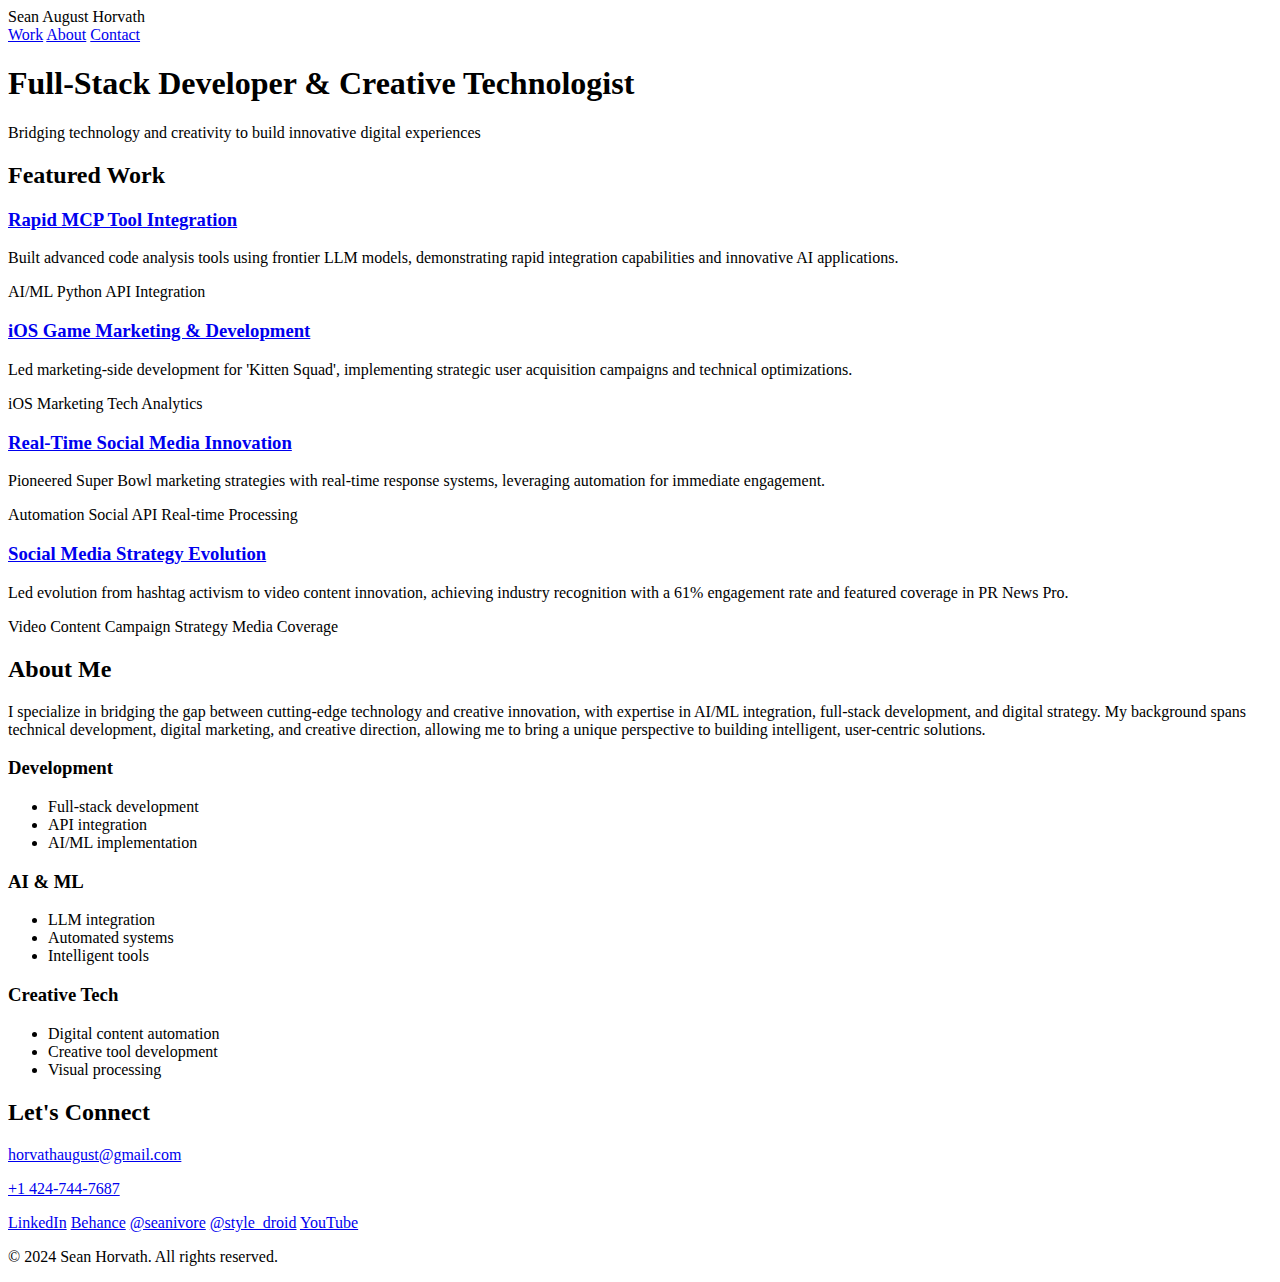
<file: index.html>
<!DOCTYPE html>
<html lang="en">
<!-- Previous head and nav content remains the same until the project-grid -->
<head>
    <meta charset="UTF-8">
    <meta name="viewport" content="width=device-width, initial-scale=1.0">
    <title>Sean Horvath - Full-Stack Developer & Creative Technologist</title>
    <meta name="description" content="Sean Horvath is a Full-Stack Developer and Creative Technologist specializing in AI/ML integration and innovative digital experiences.">
    
    <!-- Favicon links -->
    <link rel="icon" type="image/png" href="favicon/favicon-96x96.png" sizes="96x96">
    <link rel="icon" type="image/svg+xml" href="favicon/favicon.svg">
    <link rel="shortcut icon" href="favicon/favicon.ico">
    <link rel="apple-touch-icon" sizes="180x180" href="favicon/apple-touch-icon.png">
    <link rel="manifest" href="favicon/site.webmanifest">
    
    <link rel="stylesheet" href="style.css">
</head>
<body>
    <nav>
        <div class="nav-content">
            <div class="logo">Sean August Horvath</div>
            <div class="nav-links">
                <a href="#work">Work</a>
                <a href="#about">About</a>
                <a href="#contact">Contact</a>
            </div>
        </div>
    </nav>

    <header class="hero">
        <div class="hero-content">
            <h1>Full-Stack Developer & Creative Technologist</h1>
            <p>Bridging technology and creativity to build innovative digital experiences</p>
        </div>
    </header>

    <main>
        <section id="work" class="projects">
            <h2>Featured Work</h2>
            
            <div class="project-grid">
                <article class="project-card">
                    <div class="project-content">
                        <h3><a href="projects/mcp-code-analysis.html">Rapid MCP Tool Integration</a></h3>
                        <p>Built advanced code analysis tools using frontier LLM models, demonstrating rapid integration capabilities and innovative AI applications.</p>
                        <div class="tech-stack">
                            <span>AI/ML</span>
                            <span>Python</span>
                            <span>API Integration</span>
                        </div>
                    </div>
                </article>

                <article class="project-card">
                    <div class="project-content">
                        <h3><a href="projects/ios-kitten-squad.html">iOS Game Marketing & Development</a></h3>
                        <p>Led marketing-side development for 'Kitten Squad', implementing strategic user acquisition campaigns and technical optimizations.</p>
                        <div class="tech-stack">
                            <span>iOS</span>
                            <span>Marketing Tech</span>
                            <span>Analytics</span>
                        </div>
                    </div>
                </article>

                <article class="project-card">
                    <div class="project-content">
                        <h3><a href="projects/social-media-innovation.html">Real-Time Social Media Innovation</a></h3>
                        <p>Pioneered Super Bowl marketing strategies with real-time response systems, leveraging automation for immediate engagement.</p>
                        <div class="tech-stack">
                            <span>Automation</span>
                            <span>Social API</span>
                            <span>Real-time Processing</span>
                        </div>
                    </div>
                </article>

                <article class="project-card">
                    <div class="project-content">
                        <h3><a href="projects/social-media-evolution.html">Social Media Strategy Evolution</a></h3>
                        <p>Led evolution from hashtag activism to video content innovation, achieving industry recognition with a 61% engagement rate and featured coverage in PR News Pro.</p>
                        <div class="tech-stack">
                            <span>Video Content</span>
                            <span>Campaign Strategy</span>
                            <span>Media Coverage</span>
                        </div>
                    </div>
                </article>
            </div>
        </section>

        <!-- Rest of the content remains the same -->
        <section id="about" class="about">
            <h2>About Me</h2>
            <div class="about-content">
                <p>I specialize in bridging the gap between cutting-edge technology and creative innovation, with expertise in AI/ML integration, full-stack development, and digital strategy. My background spans technical development, digital marketing, and creative direction, allowing me to bring a unique perspective to building intelligent, user-centric solutions.</p>
                
                <div class="skills">
                    <div class="skill-category">
                        <h3>Development</h3>
                        <ul>
                            <li>Full-stack development</li>
                            <li>API integration</li>
                            <li>AI/ML implementation</li>
                        </ul>
                    </div>
                    <div class="skill-category">
                        <h3>AI & ML</h3>
                        <ul>
                            <li>LLM integration</li>
                            <li>Automated systems</li>
                            <li>Intelligent tools</li>
                        </ul>
                    </div>
                    <div class="skill-category">
                        <h3>Creative Tech</h3>
                        <ul>
                            <li>Digital content automation</li>
                            <li>Creative tool development</li>
                            <li>Visual processing</li>
                        </ul>
                    </div>
                </div>
            </div>
        </section>

        <section id="contact" class="contact">
            <h2>Let's Connect</h2>
            <div class="contact-content">
                <div class="contact-info">
                    <p><a href="mailto:horvathaugust@gmail.com">horvathaugust@gmail.com</a></p>
                    <p><a href="tel:+14247447687">+1 424-744-7687</a></p>
                </div>
                <div class="social-links">
                    <a href="https://www.linkedin.com/in/seanivore" class="social-link" target="_blank" rel="noopener noreferrer">LinkedIn</a>
                    <a href="https://www.behance.net/seanivore" class="social-link" target="_blank" rel="noopener noreferrer">Behance</a>
                    <a href="https://www.instagram.com/seanivore" class="social-link" target="_blank" rel="noopener noreferrer">@seanivore</a>
                    <a href="https://www.instagram.com/style_droid" class="social-link" target="_blank" rel="noopener noreferrer">@style_droid</a>
                    <a href="https://www.youtube.com/@style_droid" class="social-link" target="_blank" rel="noopener noreferrer">YouTube</a>
                </div>
            </div>
        </section>
    </main>

    <footer>
        <p>&copy; 2024 Sean Horvath. All rights reserved.</p>
    </footer>
</body>
</html>
</file>
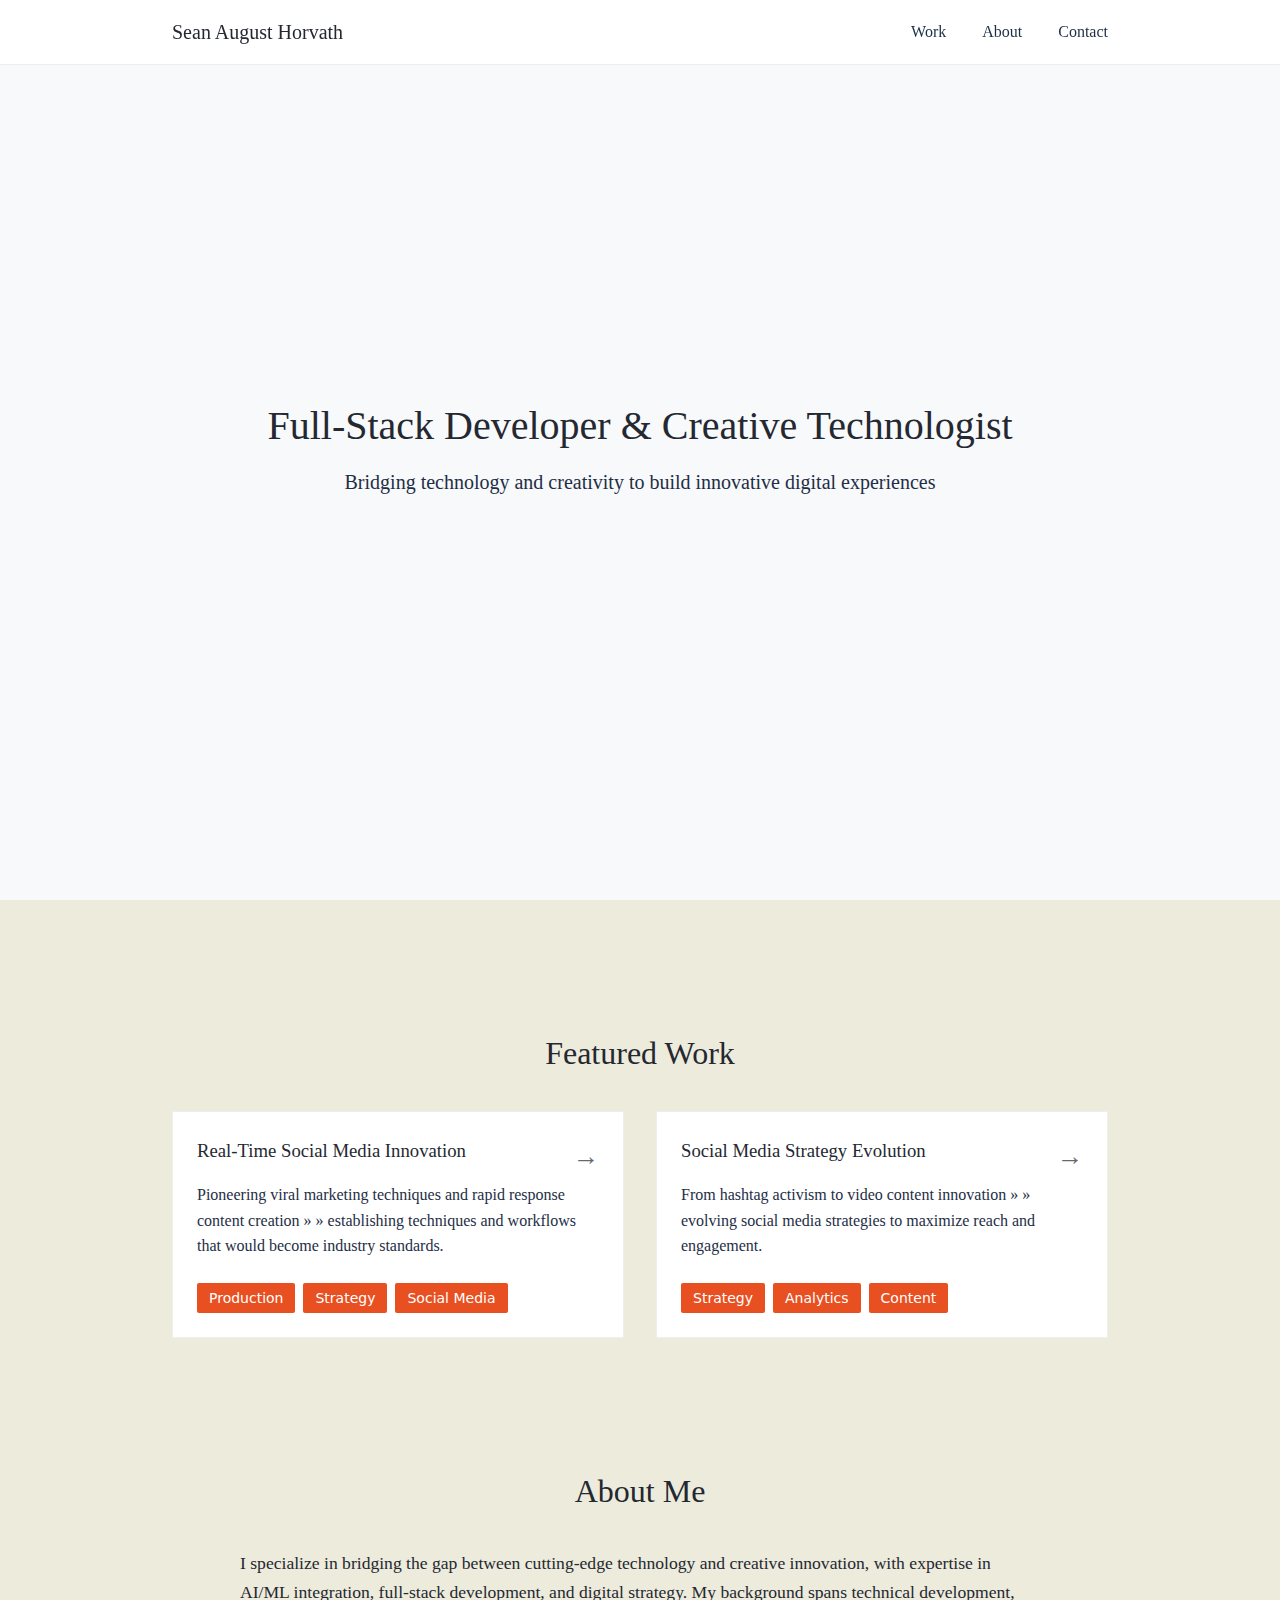
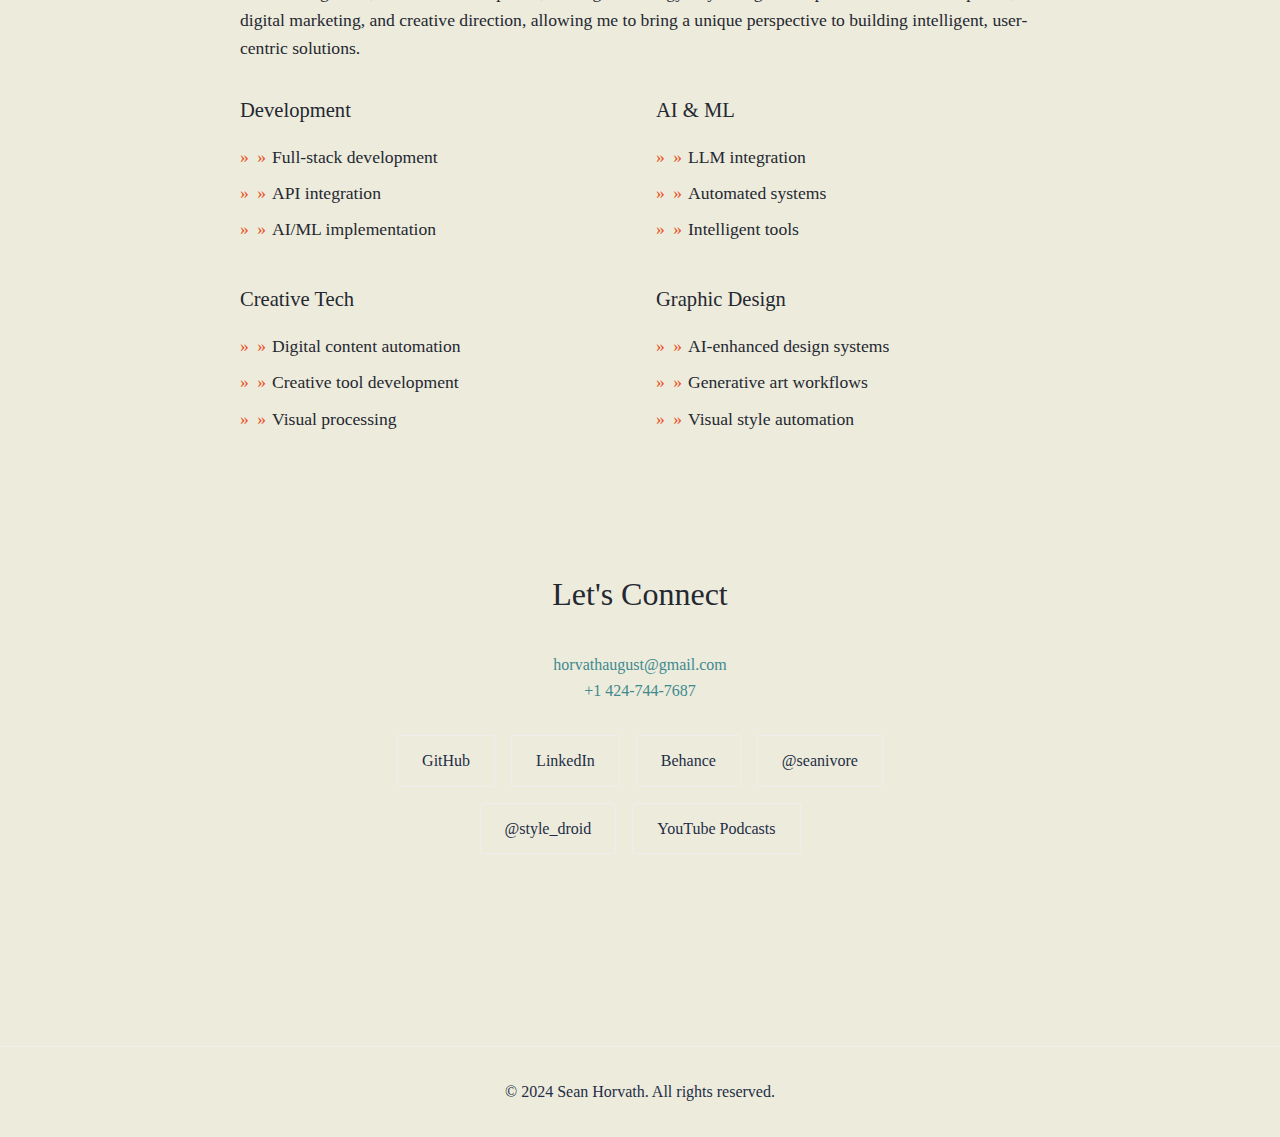
<file: backups/UI_Complete_Dec12/index.html>
<!DOCTYPE html>
<html lang="en">
<!-- Head section remains the same -->
<head>
    <meta charset="UTF-8">
    <meta name="viewport" content="width=device-width, initial-scale=1.0">
    <title>Sean Horvath » » Full-Stack Developer & Creative Technologist</title>
    <meta name="description" content="Sean Horvath is a Full-Stack Developer and Creative Technologist specializing in AI/ML integration and innovative digital experiences.">
    
    <!-- Favicon links -->
    <link rel="icon" type="image/png" href="favicon/favicon-96x96.png" sizes="96x96">
    <link rel="icon" type="image/svg+xml" href="favicon/favicon.svg">
    <link rel="shortcut icon" href="favicon/favicon.ico">
    <link rel="apple-touch-icon" sizes="180x180" href="favicon/apple-touch-icon.png">
    <link rel="manifest" href="favicon/site.webmanifest">
    
    <link rel="stylesheet" href="style.css">
</head>
<body>
    <nav>
        <div class="nav-content">
            <a href="index.html" class="logo">Sean August Horvath</a>
            <div class="nav-links">
                <a href="#work">Work</a>
                <a href="#about">About</a>
                <a href="#contact">Contact</a>
            </div>
        </div>
    </nav>

    <header class="hero">
        <div class="hero-content">
            <h1>Full-Stack Developer & Creative Technologist</h1>
            <p>Bridging technology and creativity to build innovative digital experiences</p>
        </div>
    </header>

    <main>
        <section id="work" class="projects">
            <h2>Featured Work</h2>
            
            <div class="project-grid">
                <article class="project-card">
                    <a href="projects/social-media-innovation.html" class="project-card-link">
                        <div class="project-content">
                            <h3>Real-Time Social Media Innovation</h3>
                            <p>Pioneering viral marketing techniques and rapid response content creation » » establishing techniques and workflows that would become industry standards.</p>
                            <div class="tech-stack">
                                <span>Production</span>
                                <span>Strategy</span>
                                <span>Social Media</span>
                            </div>
                        </div>
                    </a>
                </article>

                <article class="project-card">
                    <a href="projects/social-media-evolution.html" class="project-card-link">
                        <div class="project-content">
                            <h3>Social Media Strategy Evolution</h3>
                            <p>From hashtag activism to video content innovation » » evolving social media strategies to maximize reach and engagement.</p>
                            <div class="tech-stack">
                                <span>Strategy</span>
                                <span>Analytics</span>
                                <span>Content</span>
                            </div>
                        </div>
                    </a>
                </article>
            </div>
        </section>

        <!-- Rest of the HTML (About, Contact, Footer) remains the same -->
        <section id="about" class="about">
            <h2>About Me</h2>
            <div class="about-content">
                <p>I specialize in bridging the gap between cutting-edge technology and creative innovation, with expertise in AI/ML integration, full-stack development, and digital strategy. My background spans technical development, digital marketing, and creative direction, allowing me to bring a unique perspective to building intelligent, user-centric solutions.</p>
                
                <div class="skills">
                    <div class="skill-category">
                        <h3>Development</h3>
                        <ul>
                            <li>Full-stack development</li>
                            <li>API integration</li>
                            <li>AI/ML implementation</li>
                        </ul>
                    </div>
                    <div class="skill-category">
                        <h3>AI & ML</h3>
                        <ul>
                            <li>LLM integration</li>
                            <li>Automated systems</li>
                            <li>Intelligent tools</li>
                        </ul>
                    </div>
                    <div class="skill-category">
                        <h3>Creative Tech</h3>
                        <ul>
                            <li>Digital content automation</li>
                            <li>Creative tool development</li>
                            <li>Visual processing</li>
                        </ul>
                    </div>
                    <div class="skill-category">
                        <h3>Graphic Design</h3>
                        <ul>
                            <li>AI-enhanced design systems</li>
                            <li>Generative art workflows</li>
                            <li>Visual style automation</li>
                        </ul>
                    </div>
                </div>
            </div>
        </section>

        <section id="contact" class="contact">
            <h2>Let's Connect</h2>
            <div class="contact-content">
                <div class="contact-info">
                    <p><a href="mailto:horvathaugust@gmail.com">horvathaugust@gmail.com</a></p>
                    <p><a href="tel:+14247447687">+1 424-744-7687</a></p>
                </div>
                <div class="social-links">
                    <a href="https://github.com/seanivore" class="social-link" target="_blank" rel="noopener noreferrer">GitHub</a>
                    <a href="https://www.linkedin.com/in/seanivore" class="social-link" target="_blank" rel="noopener noreferrer">LinkedIn</a>
                    <a href="https://www.behance.net/seanivore" class="social-link" target="_blank" rel="noopener noreferrer">Behance</a>
                    <a href="https://www.instagram.com/seanivore" class="social-link" target="_blank" rel="noopener noreferrer">@seanivore</a>
                    <a href="https://www.instagram.com/style_droid" class="social-link" target="_blank" rel="noopener noreferrer">@style_droid</a>
                    <a href="https://www.youtube.com/@style_droid" class="social-link" target="_blank" rel="noopener noreferrer">YouTube Podcasts</a>
                </div>
            </div>
        </section>
    </main>

    <footer>
        <p>&copy; 2024 Sean Horvath. All rights reserved.</p>
    </footer>
</body>
</html>
</file>
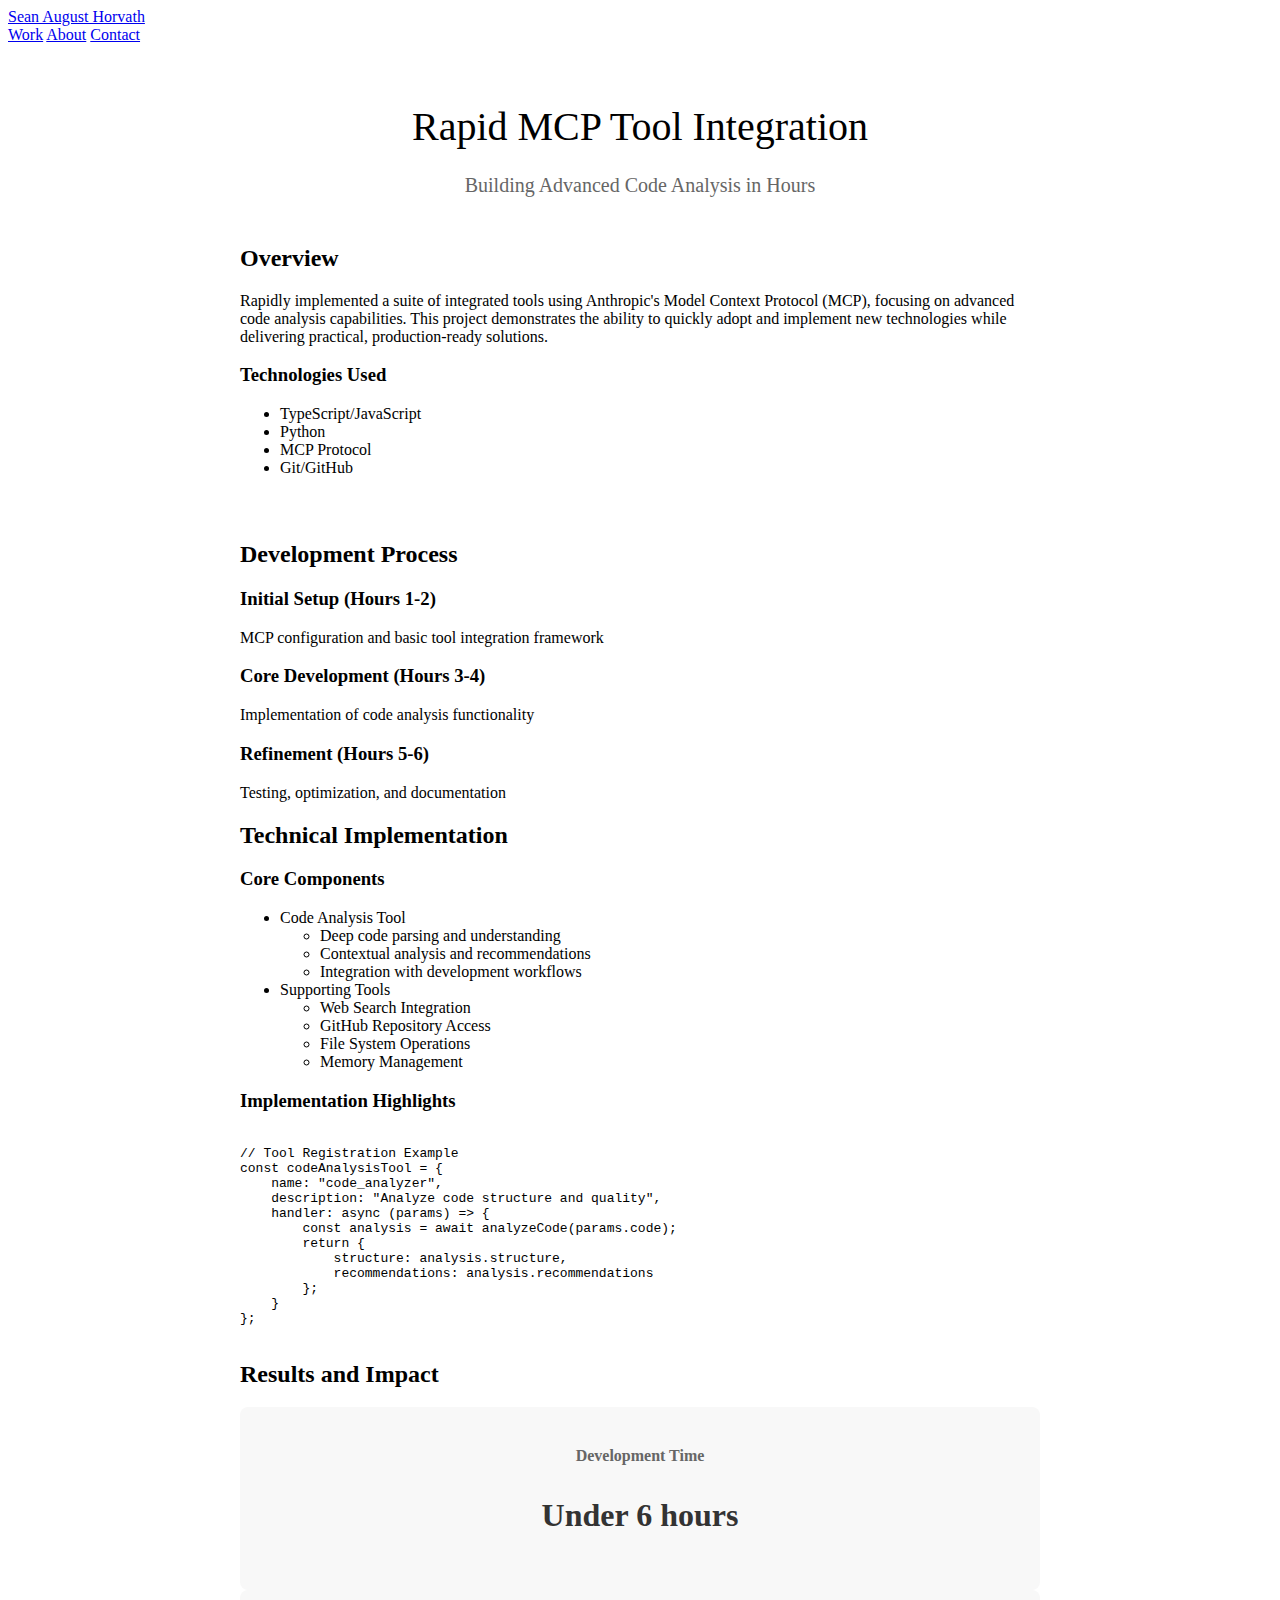
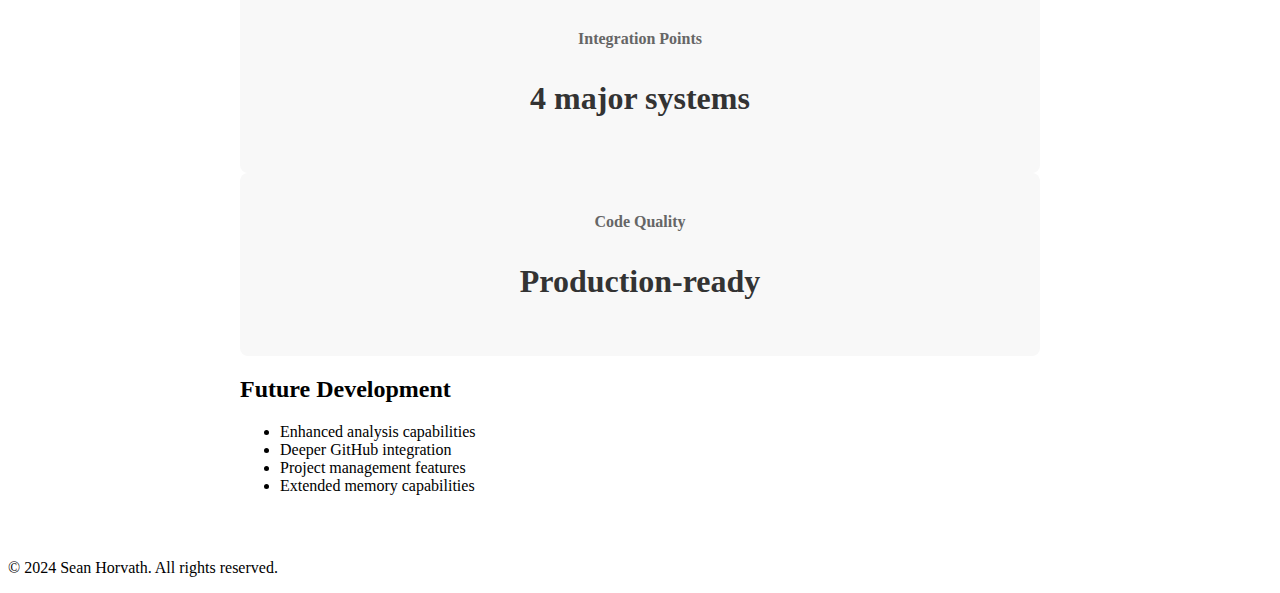
<file: projects/mcp-code-analysis.html>
<!DOCTYPE html>
<html lang="en">
<head>
    <meta charset="UTF-8">
    <meta name="viewport" content="width=device-width, initial-scale=1.0">
    <title>MCP Code Analysis Tool - Sean Horvath</title>
    <meta name="description" content="Case study of rapid MCP tool integration and code analysis development">
    
    <!-- Favicon links -->
    <link rel="icon" type="image/png" href="../favicon/favicon-96x96.png" sizes="96x96">
    <link rel="icon" type="image/svg+xml" href="../favicon/favicon.svg">
    <link rel="shortcut icon" href="../favicon/favicon.ico">
    <link rel="apple-touch-icon" sizes="180x180" href="../favicon/apple-touch-icon.png">
    <link rel="manifest" href="../favicon/site.webmanifest">
    
    <link rel="stylesheet" href="../style.css">
    <link rel="stylesheet" href="projects.css">
</head>
<body>
    <nav>
        <div class="nav-content">
            <div class="logo"><a href="../">Sean August Horvath</a></div>
            <div class="nav-links">
                <a href="../#work">Work</a>
                <a href="../#about">About</a>
                <a href="../#contact">Contact</a>
            </div>
        </div>
    </nav>

    <main class="project-detail">
        <header class="project-header">
            <h1>Rapid MCP Tool Integration</h1>
            <p class="project-subtitle">Building Advanced Code Analysis in Hours</p>
        </header>

        <section class="project-overview">
            <h2>Overview</h2>
            <p>Rapidly implemented a suite of integrated tools using Anthropic's Model Context Protocol (MCP), focusing on advanced code analysis capabilities. This project demonstrates the ability to quickly adopt and implement new technologies while delivering practical, production-ready solutions.</p>
            
            <div class="tech-stack">
                <h3>Technologies Used</h3>
                <ul>
                    <li>TypeScript/JavaScript</li>
                    <li>Python</li>
                    <li>MCP Protocol</li>
                    <li>Git/GitHub</li>
                </ul>
            </div>
        </section>

        <section class="project-development">
            <h2>Development Process</h2>
            <div class="timeline">
                <div class="timeline-item">
                    <h3>Initial Setup (Hours 1-2)</h3>
                    <p>MCP configuration and basic tool integration framework</p>
                </div>
                <div class="timeline-item">
                    <h3>Core Development (Hours 3-4)</h3>
                    <p>Implementation of code analysis functionality</p>
                </div>
                <div class="timeline-item">
                    <h3>Refinement (Hours 5-6)</h3>
                    <p>Testing, optimization, and documentation</p>
                </div>
            </div>
        </section>

        <section class="technical-details">
            <h2>Technical Implementation</h2>
            <div class="implementation-details">
                <h3>Core Components</h3>
                <ul>
                    <li>Code Analysis Tool
                        <ul>
                            <li>Deep code parsing and understanding</li>
                            <li>Contextual analysis and recommendations</li>
                            <li>Integration with development workflows</li>
                        </ul>
                    </li>
                    <li>Supporting Tools
                        <ul>
                            <li>Web Search Integration</li>
                            <li>GitHub Repository Access</li>
                            <li>File System Operations</li>
                            <li>Memory Management</li>
                        </ul>
                    </li>
                </ul>
            </div>

            <div class="code-samples">
                <h3>Implementation Highlights</h3>
                <pre><code class="language-typescript">
// Tool Registration Example
const codeAnalysisTool = {
    name: "code_analyzer",
    description: "Analyze code structure and quality",
    handler: async (params) => {
        const analysis = await analyzeCode(params.code);
        return {
            structure: analysis.structure,
            recommendations: analysis.recommendations
        };
    }
};
                </code></pre>
            </div>
        </section>

        <section class="results">
            <h2>Results and Impact</h2>
            <div class="metrics">
                <div class="metric">
                    <h3>Development Time</h3>
                    <p>Under 6 hours</p>
                </div>
                <div class="metric">
                    <h3>Integration Points</h3>
                    <p>4 major systems</p>
                </div>
                <div class="metric">
                    <h3>Code Quality</h3>
                    <p>Production-ready</p>
                </div>
            </div>
        </section>

        <section class="next-steps">
            <h2>Future Development</h2>
            <ul>
                <li>Enhanced analysis capabilities</li>
                <li>Deeper GitHub integration</li>
                <li>Project management features</li>
                <li>Extended memory capabilities</li>
            </ul>
        </section>
    </main>

    <footer>
        <p>&copy; 2024 Sean Horvath. All rights reserved.</p>
    </footer>
</body>
</html>
</file>
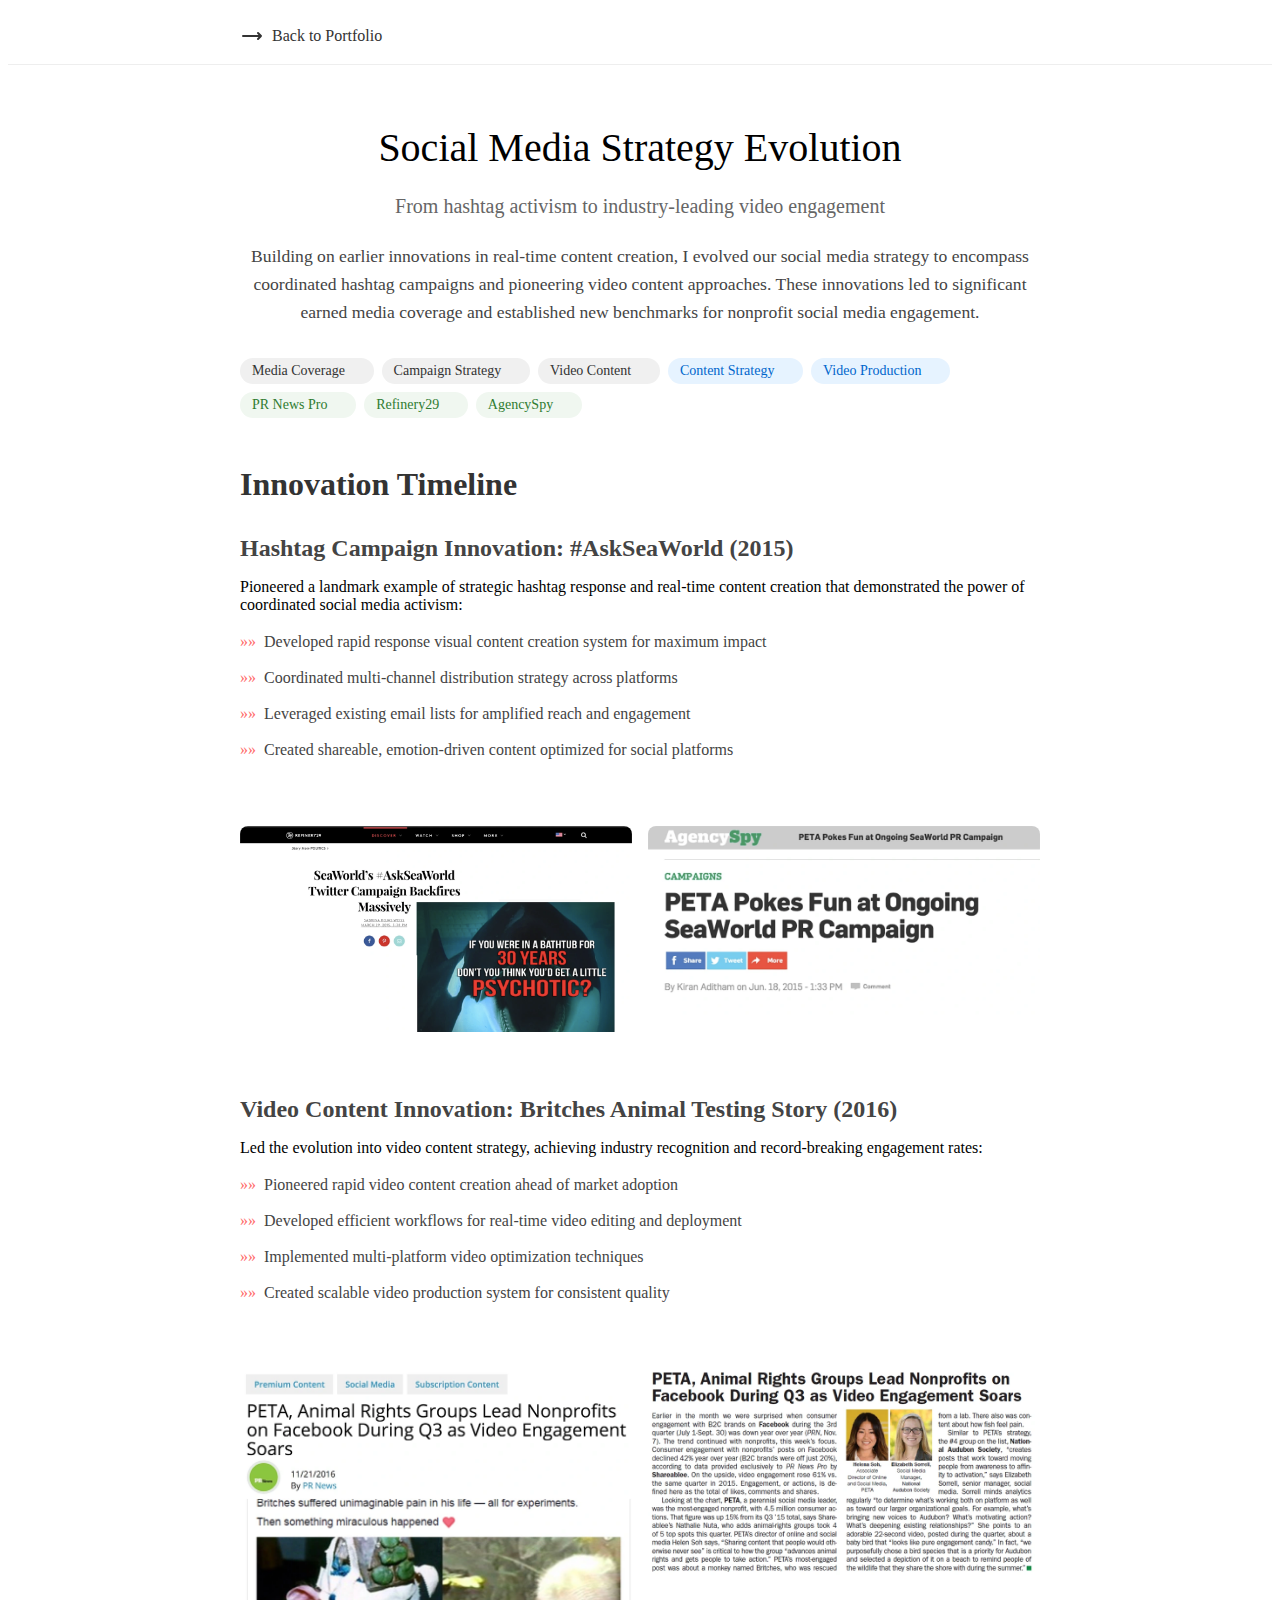
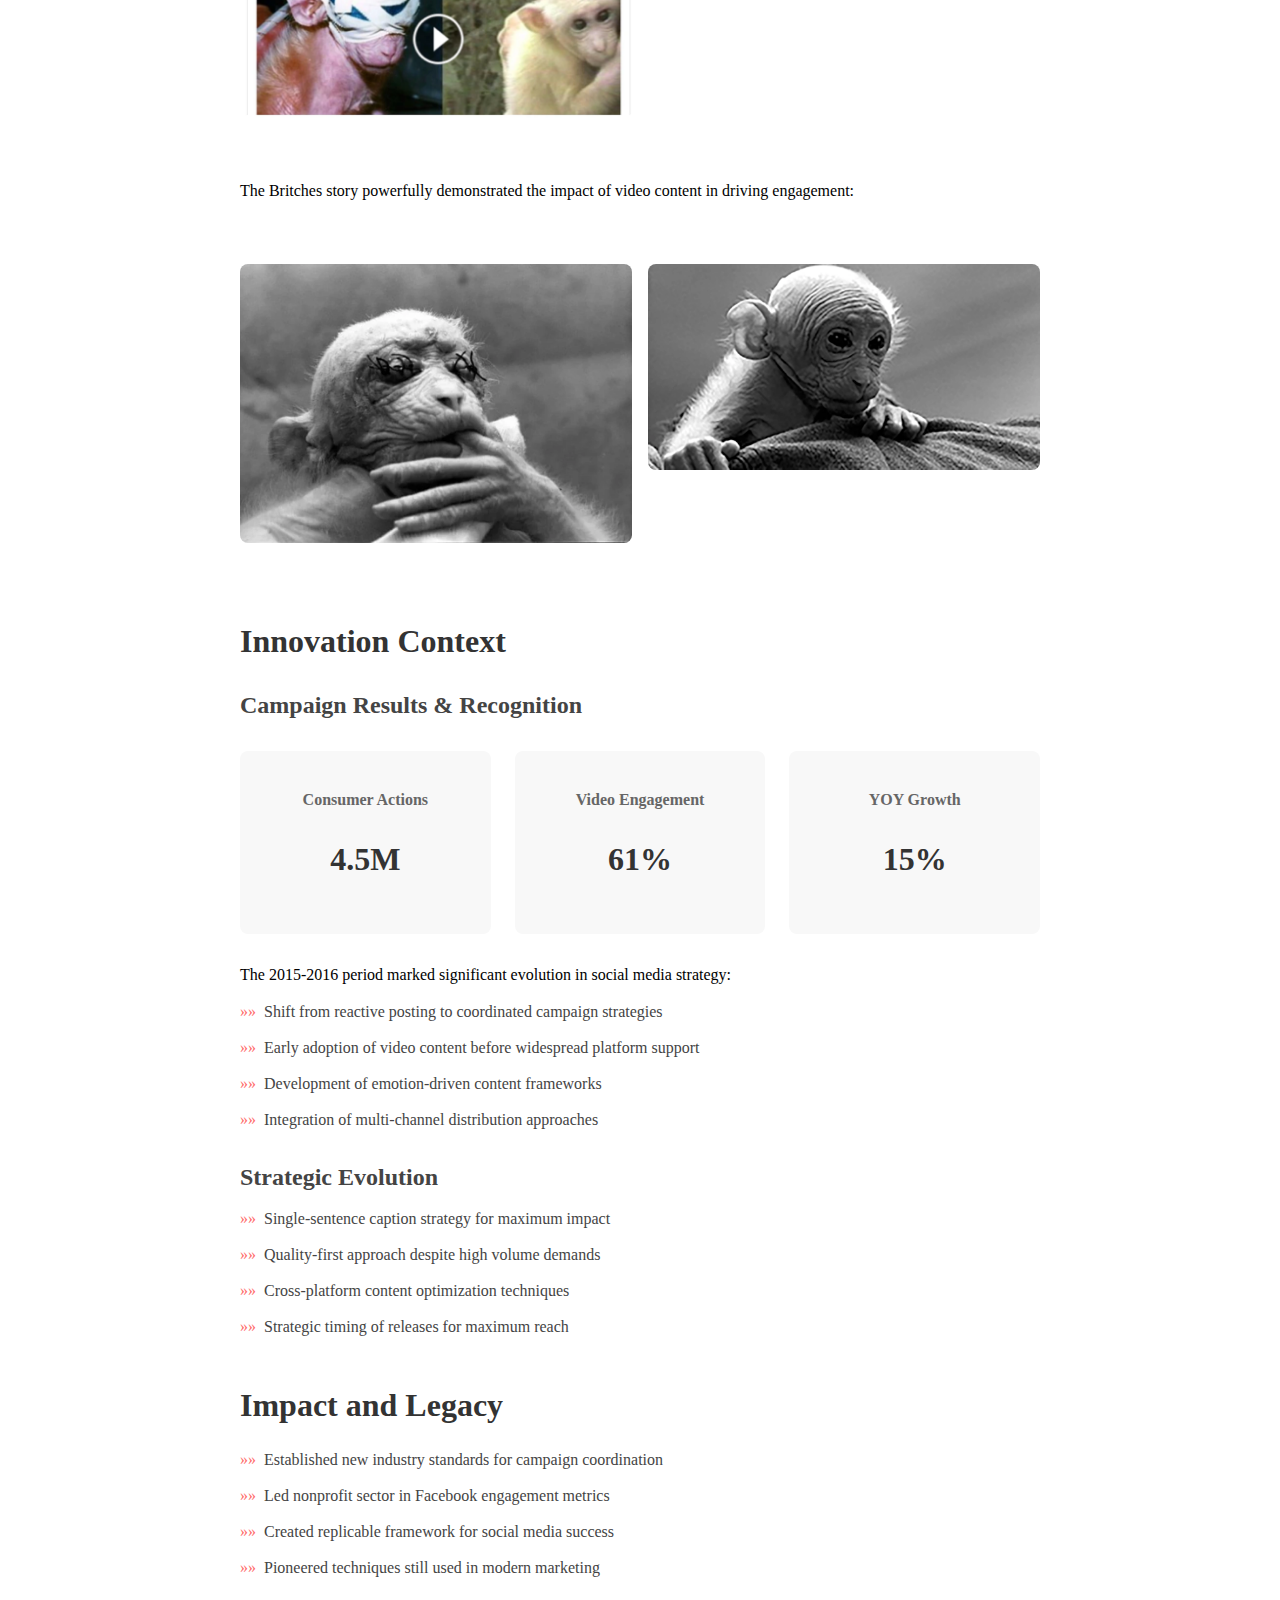
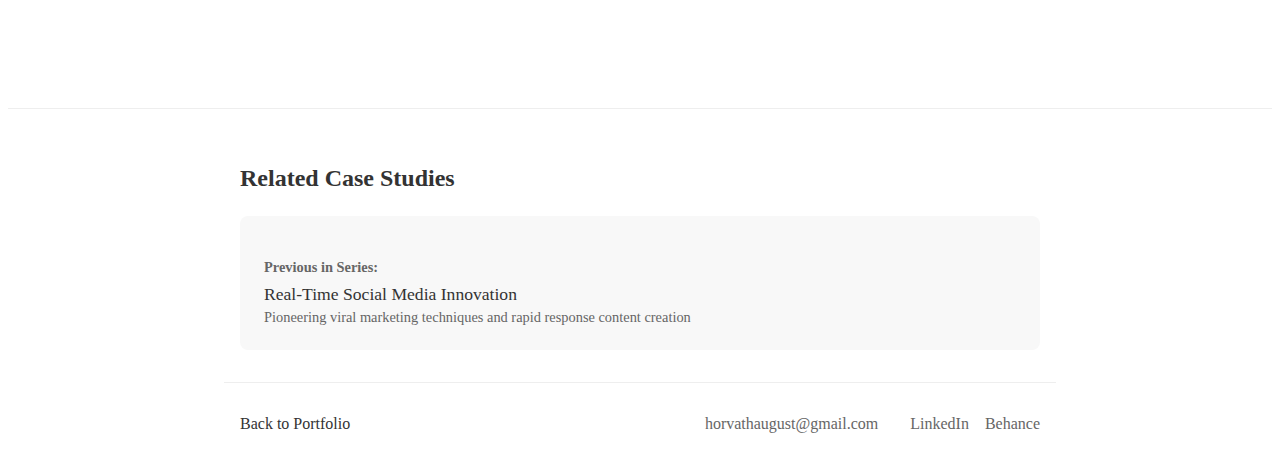
<file: projects/social-media-evolution.html>
<!DOCTYPE html>
<html lang="en">
<head>
    <meta charset="UTF-8">
    <meta name="viewport" content="width=device-width, initial-scale=1.0">
    <title>Social Media Evolution Case Study - Sean Horvath</title>
    <meta name="description" content="Evolution of social media strategy from rapid response to video content innovation, establishing new benchmarks for nonprofit engagement.">
    <link rel="stylesheet" href="../style.css">
    <link rel="stylesheet" href="projects.css">
</head>
<body>
    <nav class="project-nav">
        <div class="project-nav-content">
            <a href="../index.html" class="back-link">
                <svg xmlns="http://www.w3.org/2000/svg" width="24" height="24" viewBox="0 0 24 24">
                    <path fill="none" stroke="currentColor" stroke-linecap="round" stroke-linejoin="round" stroke-width="2" d="m18 15 3-3-3-3M3 12h18"/>
                </svg>
                Back to Portfolio
            </a>
        </div>
    </nav>

    <article class="project-detail">
        <header class="project-header">
            <h1 class="project-title">Social Media Strategy Evolution</h1>
            <p class="project-subtitle">From hashtag activism to industry-leading video engagement</p>
            
            <p class="project-summary">
                Building on earlier innovations in real-time content creation, I evolved our social media strategy to encompass coordinated hashtag campaigns and pioneering video content approaches. These innovations led to significant earned media coverage and established new benchmarks for nonprofit social media engagement.
            </p>

            <div class="tags-section">
                <span class="tag category-tag">Media Coverage <span class="close">×</span></span>
                <span class="tag category-tag">Campaign Strategy <span class="close">×</span></span>
                <span class="tag category-tag">Video Content <span class="close">×</span></span>
                <span class="tag skill-tag">Content Strategy <span class="close">×</span></span>
                <span class="tag skill-tag">Video Production <span class="close">×</span></span>
                <span class="tag platform-tag">PR News Pro <span class="close">×</span></span>
                <span class="tag platform-tag">Refinery29 <span class="close">×</span></span>
                <span class="tag platform-tag">AgencySpy <span class="close">×</span></span>
            </div>
        </header>

        <h2 class="section-header">Innovation Timeline</h2>
        
        <h3 class="subsection-header">Hashtag Campaign Innovation: #AskSeaWorld (2015)</h3>
        <p>Pioneered a landmark example of strategic hashtag response and real-time content creation that demonstrated the power of coordinated social media activism:</p>
        <ul class="feature-list">
            <li>Developed rapid response visual content creation system for maximum impact</li>
            <li>Coordinated multi-channel distribution strategy across platforms</li>
            <li>Leveraged existing email lists for amplified reach and engagement</li>
            <li>Created shareable, emotion-driven content optimized for social platforms</li>
        </ul>

        <div class="image-grid">
            <img src="../update-assets/Entries/2 - PETA 2015-16 SeaWorld and PR News/seaworld-case-study-takeover-campaign-3.webp" alt="Refinery29 coverage of SeaWorld campaign" class="project-image">
            <img src="../update-assets/Entries/2 - PETA 2015-16 SeaWorld and PR News/seaworld-case-study-takeover-campaign-4.webp" alt="AgencySpy headline about campaign effectiveness" class="project-image">
        </div>

        <h3 class="subsection-header">Video Content Innovation: Britches Animal Testing Story (2016)</h3>
        <p>Led the evolution into video content strategy, achieving industry recognition and record-breaking engagement rates:</p>
        <ul class="feature-list">
            <li>Pioneered rapid video content creation ahead of market adoption</li>
            <li>Developed efficient workflows for real-time video editing and deployment</li>
            <li>Implemented multi-platform video optimization techniques</li>
            <li>Created scalable video production system for consistent quality</li>
        </ul>

        <div class="image-grid">
            <img src="../update-assets/Entries/2 - PETA 2015-16 SeaWorld and PR News/britches-video-engagement-pr-news-1.webp" alt="PR News coverage of Britches video" class="project-image">
            <img src="../update-assets/Entries/2 - PETA 2015-16 SeaWorld and PR News/britches-video-engagement-pr-news-2.webp" alt="PR News Pro comparison of engagement rates" class="project-image">
        </div>

        <p>The Britches story powerfully demonstrated the impact of video content in driving engagement:</p>
        <div class="image-grid">
            <img src="../update-assets/Entries/2 - PETA 2015-16 SeaWorld and PR News/britches-video-engagement-pr-news-3.webp" alt="Britches before rescue" class="project-image">
            <img src="../update-assets/Entries/2 - PETA 2015-16 SeaWorld and PR News/britches-video-engagement-pr-news-4.webp" alt="Britches after rescue" class="project-image">
        </div>

        <h2 class="section-header">Innovation Context</h2>

        <h3 class="subsection-header">Campaign Results & Recognition</h3>
        <div class="metrics-grid">
            <div class="metric">
                <h3>Consumer Actions</h3>
                <p>4.5M</p>
            </div>
            <div class="metric">
                <h3>Video Engagement</h3>
                <p>61%</p>
            </div>
            <div class="metric">
                <h3>YOY Growth</h3>
                <p>15%</p>
            </div>
        </div>

        <p>The 2015-2016 period marked significant evolution in social media strategy:</p>
        <ul class="feature-list">
            <li>Shift from reactive posting to coordinated campaign strategies</li>
            <li>Early adoption of video content before widespread platform support</li>
            <li>Development of emotion-driven content frameworks</li>
            <li>Integration of multi-channel distribution approaches</li>
        </ul>

        <h3 class="subsection-header">Strategic Evolution</h3>
        <ul class="feature-list">
            <li>Single-sentence caption strategy for maximum impact</li>
            <li>Quality-first approach despite high volume demands</li>
            <li>Cross-platform content optimization techniques</li>
            <li>Strategic timing of releases for maximum reach</li>
        </ul>

        <h2 class="section-header">Impact and Legacy</h2>
        <ul class="feature-list">
            <li>Established new industry standards for campaign coordination</li>
            <li>Led nonprofit sector in Facebook engagement metrics</li>
            <li>Created replicable framework for social media success</li>
            <li>Pioneered techniques still used in modern marketing</li>
        </ul>
    </article>

    <footer class="project-footer">
        <div class="footer-nav">
            <h3>Related Case Studies</h3>
            <div class="related-projects">
                <div class="related-project">
                    <h4>Previous in Series:</h4>
                    <a href="social-media-innovation.html">
                        Real-Time Social Media Innovation
                        <span class="related-description">Pioneering viral marketing techniques and rapid response content creation</span>
                    </a>
                </div>
            </div>
        </div>
        
        <div class="footer-content">
            <a href="../index.html" class="back-to-portfolio">Back to Portfolio</a>
            <div class="footer-contact">
                <a href="mailto:horvathaugust@gmail.com">horvathaugust@gmail.com</a>
                <div class="social-links">
                    <a href="https://www.linkedin.com/in/seanivore" target="_blank" rel="noopener noreferrer">LinkedIn</a>
                    <a href="https://www.behance.net/seanivore" target="_blank" rel="noopener noreferrer">Behance</a>
                </div>
            </div>
        </div>
    </footer>
</body>
</html>
</file>
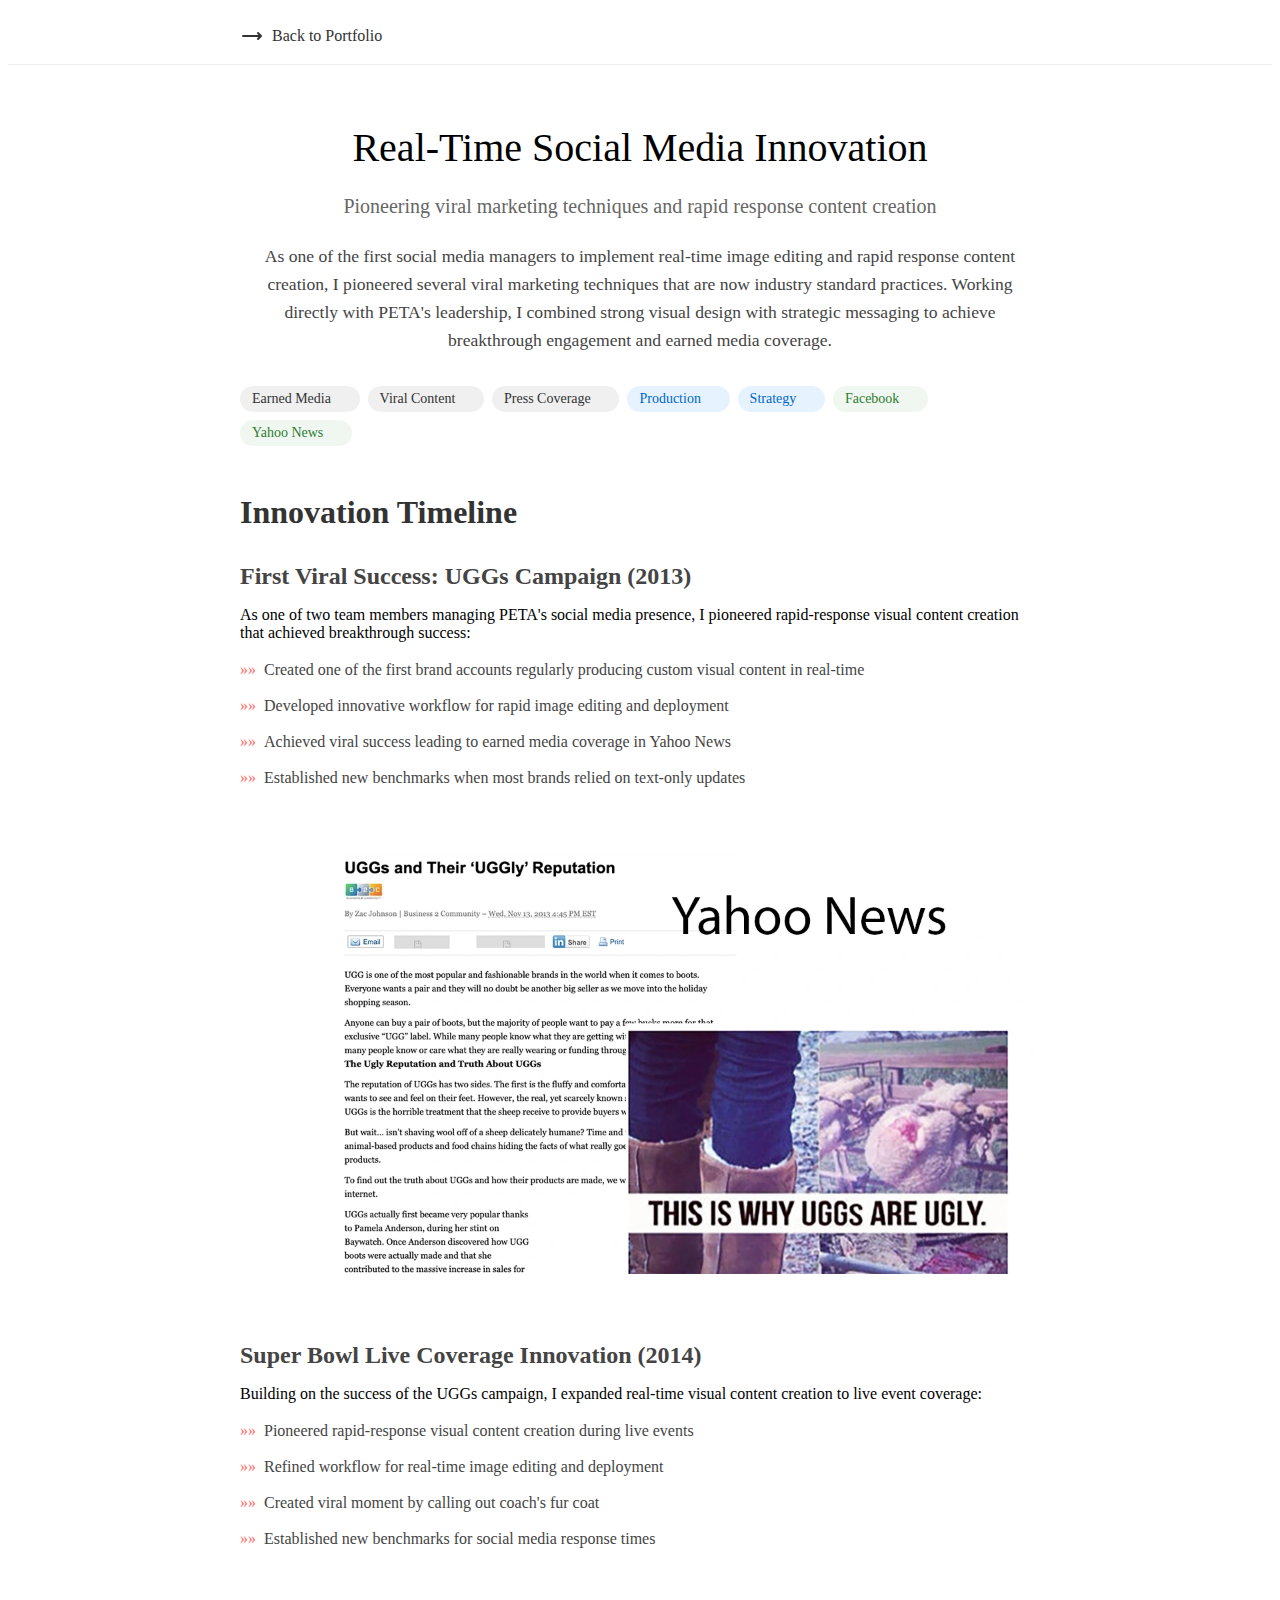
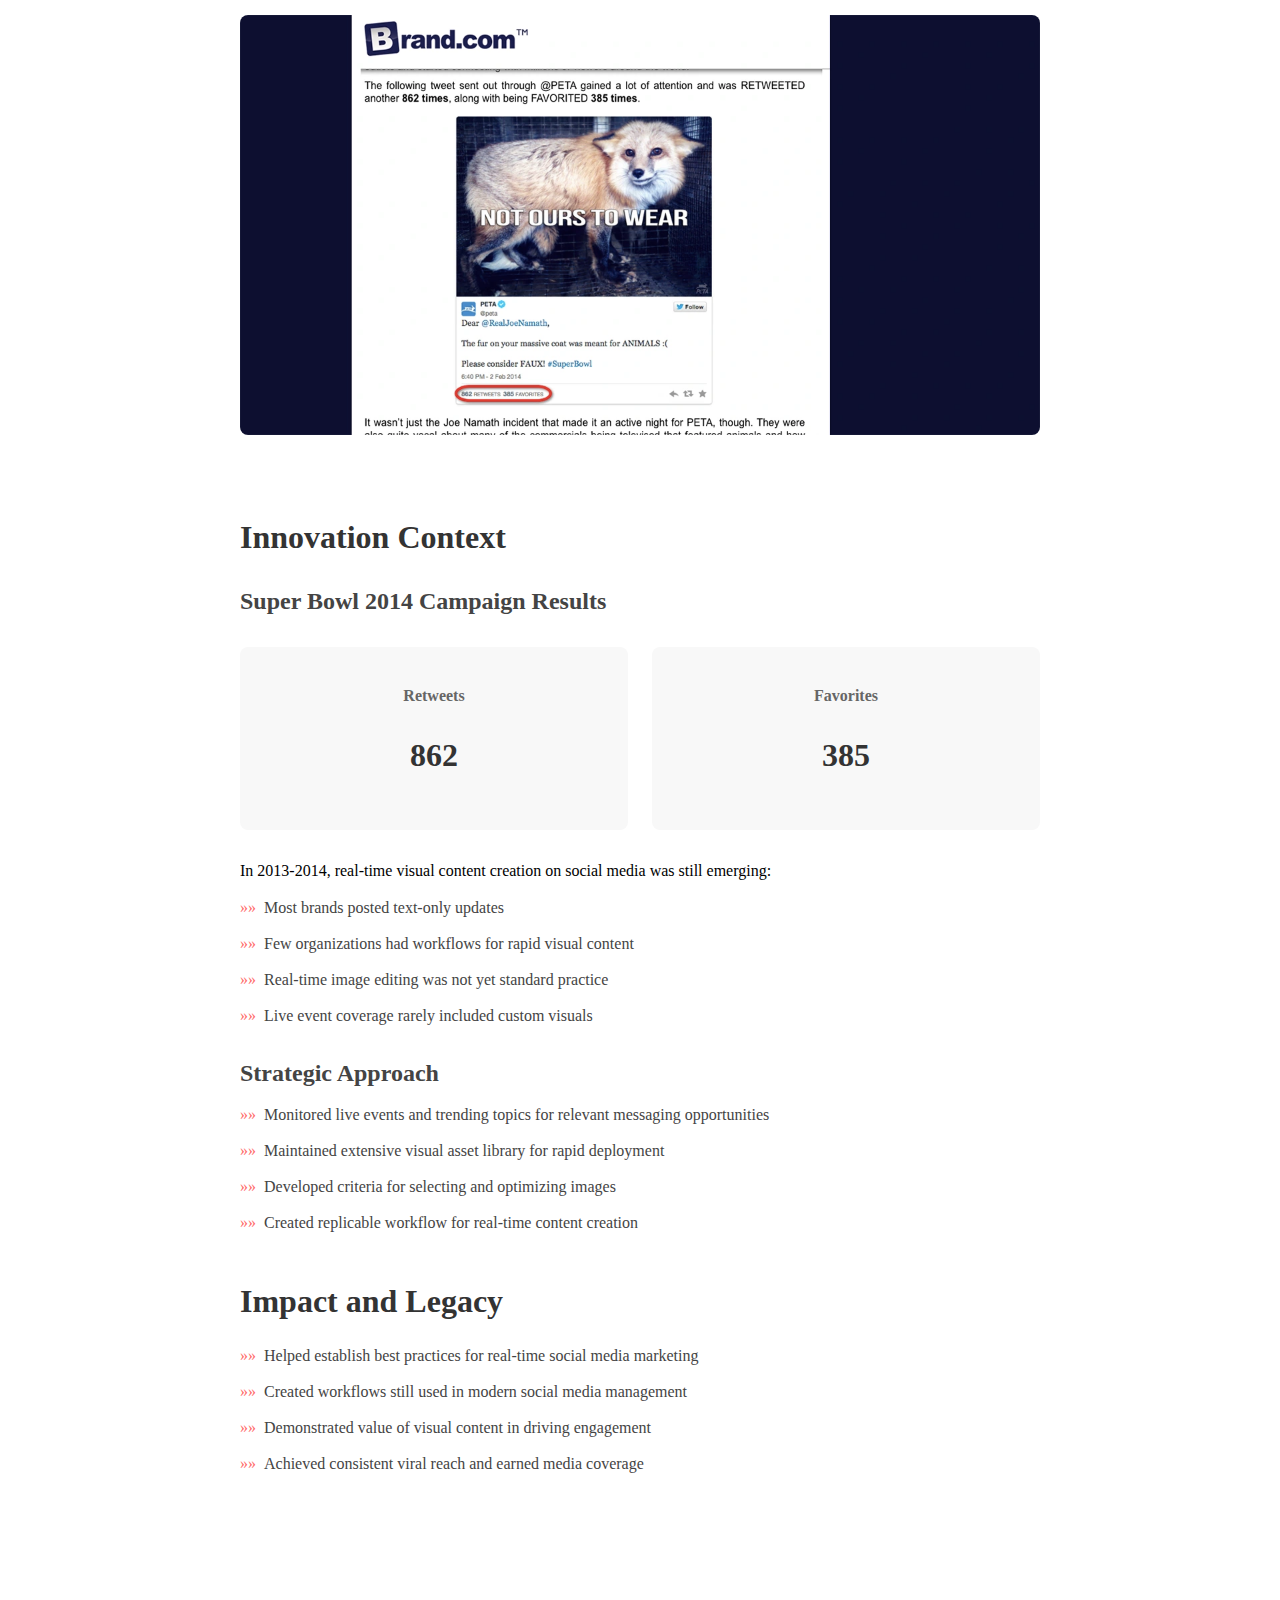
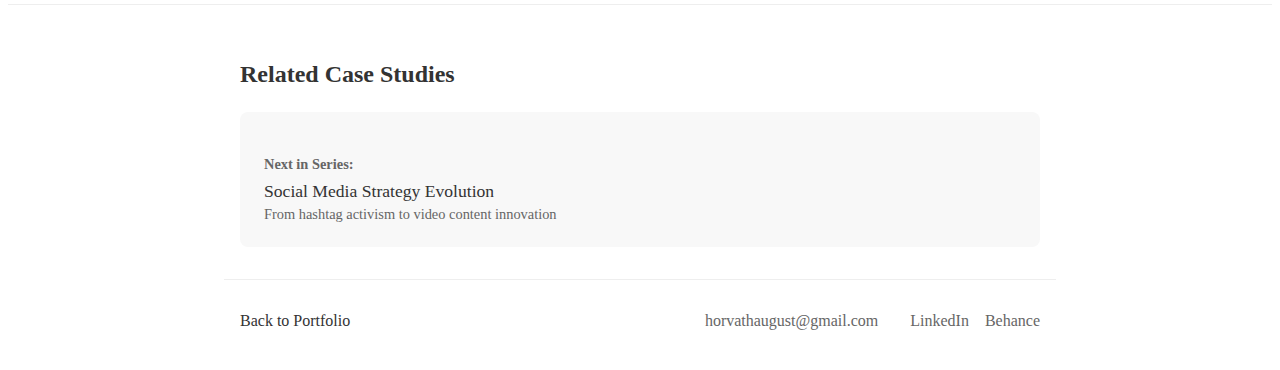
<file: projects/social-media-innovation.html>
<!DOCTYPE html>
<html lang="en">
<head>
    <meta charset="UTF-8">
    <meta name="viewport" content="width=device-width, initial-scale=1.0">
    <title>Social Media Innovation Case Study - Sean Horvath</title>
    <meta name="description" content="Early innovations in real-time social media marketing, establishing techniques and workflows that would become industry standards.">
    <link rel="stylesheet" href="../style.css">
    <link rel="stylesheet" href="projects.css">
</head>
<body>
    <nav class="project-nav">
        <div class="project-nav-content">
            <a href="../index.html" class="back-link">
                <svg xmlns="http://www.w3.org/2000/svg" width="24" height="24" viewBox="0 0 24 24">
                    <path fill="none" stroke="currentColor" stroke-linecap="round" stroke-linejoin="round" stroke-width="2" d="m18 15 3-3-3-3M3 12h18"/>
                </svg>
                Back to Portfolio
            </a>
        </div>
    </nav>

    <article class="project-detail">
        <header class="project-header">
            <h1 class="project-title">Real-Time Social Media Innovation</h1>
            <p class="project-subtitle">Pioneering viral marketing techniques and rapid response content creation</p>
            
            <p class="project-summary">
                As one of the first social media managers to implement real-time image editing and rapid response content creation, I pioneered several viral marketing techniques that are now industry standard practices. Working directly with PETA's leadership, I combined strong visual design with strategic messaging to achieve breakthrough engagement and earned media coverage.
            </p>

            <div class="tags-section">
                <span class="tag category-tag">Earned Media <span class="close">×</span></span>
                <span class="tag category-tag">Viral Content <span class="close">×</span></span>
                <span class="tag category-tag">Press Coverage <span class="close">×</span></span>
                <span class="tag skill-tag">Production <span class="close">×</span></span>
                <span class="tag skill-tag">Strategy <span class="close">×</span></span>
                <span class="tag platform-tag">Facebook <span class="close">×</span></span>
                <span class="tag platform-tag">Yahoo News <span class="close">×</span></span>
            </div>
        </header>

        <h2 class="section-header">Innovation Timeline</h2>
        
        <h3 class="subsection-header">First Viral Success: UGGs Campaign (2013)</h3>
        <p>As one of two team members managing PETA's social media presence, I pioneered rapid-response visual content creation that achieved breakthrough success:</p>
        <ul class="feature-list">
            <li>Created one of the first brand accounts regularly producing custom visual content in real-time</li>
            <li>Developed innovative workflow for rapid image editing and deployment</li>
            <li>Achieved viral success leading to earned media coverage in Yahoo News</li>
            <li>Established new benchmarks when most brands relied on text-only updates</li>
        </ul>

        <img src="../update-assets/Entries/1 - PETA 2013-14 UGGs and Superbowl Virality/2-uggs-yahoo-viral-image-earned-media-2.webp" alt="Yahoo News coverage of viral UGGs campaign" class="project-image">

        <h3 class="subsection-header">Super Bowl Live Coverage Innovation (2014)</h3>
        <p>Building on the success of the UGGs campaign, I expanded real-time visual content creation to live event coverage:</p>
        <ul class="feature-list">
            <li>Pioneered rapid-response visual content creation during live events</li>
            <li>Refined workflow for real-time image editing and deployment</li>
            <li>Created viral moment by calling out coach's fur coat</li>
            <li>Established new benchmarks for social media response times</li>
        </ul>

        <img src="../update-assets/Entries/1 - PETA 2013-14 UGGs and Superbowl Virality/1-peta-live-coverage-superbowl-2.webp" alt="Super Bowl campaign screenshot" class="project-image">

        <h2 class="section-header">Innovation Context</h2>

        <h3 class="subsection-header">Super Bowl 2014 Campaign Results</h3>
        <div class="metrics-grid">
            <div class="metric">
                <h3>Retweets</h3>
                <p>862</p>
            </div>
            <div class="metric">
                <h3>Favorites</h3>
                <p>385</p>
            </div>
        </div>

        <p>In 2013-2014, real-time visual content creation on social media was still emerging:</p>
        <ul class="feature-list">
            <li>Most brands posted text-only updates</li>
            <li>Few organizations had workflows for rapid visual content</li>
            <li>Real-time image editing was not yet standard practice</li>
            <li>Live event coverage rarely included custom visuals</li>
        </ul>

        <h3 class="subsection-header">Strategic Approach</h3>
        <ul class="feature-list">
            <li>Monitored live events and trending topics for relevant messaging opportunities</li>
            <li>Maintained extensive visual asset library for rapid deployment</li>
            <li>Developed criteria for selecting and optimizing images</li>
            <li>Created replicable workflow for real-time content creation</li>
        </ul>

        <h2 class="section-header">Impact and Legacy</h2>
        <ul class="feature-list">
            <li>Helped establish best practices for real-time social media marketing</li>
            <li>Created workflows still used in modern social media management</li>
            <li>Demonstrated value of visual content in driving engagement</li>
            <li>Achieved consistent viral reach and earned media coverage</li>
        </ul>
    </article>

    <footer class="project-footer">
        <div class="footer-nav">
            <h3>Related Case Studies</h3>
            <div class="related-projects">
                <div class="related-project">
                    <h4>Next in Series:</h4>
                    <a href="social-media-evolution.html">
                        Social Media Strategy Evolution
                        <span class="related-description">From hashtag activism to video content innovation</span>
                    </a>
                </div>
            </div>
        </div>
        
        <div class="footer-content">
            <a href="../index.html" class="back-to-portfolio">Back to Portfolio</a>
            <div class="footer-contact">
                <a href="mailto:horvathaugust@gmail.com">horvathaugust@gmail.com</a>
                <div class="social-links">
                    <a href="https://www.linkedin.com/in/seanivore" target="_blank" rel="noopener noreferrer">LinkedIn</a>
                    <a href="https://www.behance.net/seanivore" target="_blank" rel="noopener noreferrer">Behance</a>
                </div>
            </div>
        </div>
    </footer>
</body>
</html>
</file>
<file: style.css>
/* Previous CSS content remains the same */

/* Project Detail Pages */
.project-detail {
    padding-top: 80px; /* Account for fixed nav */
    max-width: 1200px;
    margin: 0 auto;
    padding-left: var(--spacing);
    padding-right: var(--spacing);
}

.project-header {
    text-align: center;
    margin-bottom: 3rem;
}

.project-header h1 {
    font-size: 2.5rem;
    color: var(--primary-color);
    margin-bottom: 1.5rem;
    font-weight: normal;
}

.project-hero {
    margin-bottom: 4rem;
}

.hero-image {
    width: 100%;
    max-height: 600px;
    object-fit: cover;
    border-radius: 4px;
}

.project-overview {
    max-width: 800px;
    margin: 0 auto 4rem;
}

.key-achievements {
    margin-top: 2rem;
    padding: 2rem;
    background: #ffffff;
    border: 1px solid #eee;
    border-radius: 4px;
}

.key-achievements h3 {
    color: var(--primary-color);
    margin-bottom: 1rem;
    font-weight: normal;
}

.key-achievements ul {
    list-style: none;
}

.key-achievements li {
    margin-bottom: 0.5rem;
    padding-left: 1.5rem;
    position: relative;
}

.key-achievements li::before {
    content: '—';
    position: absolute;
    left: 0;
    color: var(--accent-color);
}

.project-metrics {
    margin-bottom: 4rem;
    padding: 2rem;
    background: #ffffff;
    border: 1px solid #eee;
    border-radius: 4px;
}

.gallery-grid {
    display: grid;
    grid-template-columns: repeat(auto-fit, minmax(250px, 1fr));
    gap: 2rem;
    margin-bottom: 4rem;
}

.gallery-grid img {
    width: 100%;
    height: auto;
    border-radius: 4px;
    transition: transform 0.3s ease;
}

.gallery-grid img:hover {
    transform: scale(1.02);
}

.detail-grid {
    display: grid;
    grid-template-columns: repeat(auto-fit, minmax(300px, 1fr));
    gap: 2rem;
    margin-bottom: 4rem;
}

.detail-section {
    padding: 2rem;
    background: #ffffff;
    border: 1px solid #eee;
    border-radius: 4px;
}

.detail-section h3 {
    color: var(--primary-color);
    margin-bottom: 1rem;
    font-weight: normal;
}

.detail-section h4 {
    color: var(--secondary-color);
    margin-bottom: 1rem;
    font-weight: normal;
}

.detail-section ul {
    list-style: none;
}

.detail-section li {
    margin-bottom: 0.5rem;
    padding-left: 1.5rem;
    position: relative;
}

.detail-section li::before {
    content: '—';
    position: absolute;
    left: 0;
    color: var(--accent-color);
}

.results-grid {
    display: grid;
    grid-template-columns: repeat(auto-fit, minmax(300px, 1fr));
    gap: 2rem;
    margin-bottom: 4rem;
}

.result-card {
    padding: 2rem;
    background: #ffffff;
    border: 1px solid #eee;
    border-radius: 4px;
}

.result-card h3 {
    color: var(--primary-color);
    margin-bottom: 1rem;
    font-weight: normal;
}

.result-card ul {
    list-style: none;
}

.result-card li {
    margin-bottom: 0.5rem;
    padding-left: 1.5rem;
    position: relative;
}

.result-card li::before {
    content: '—';
    position: absolute;
    left: 0;
    color: var(--accent-color);
}

/* Previous responsive design CSS remains the same */
</file>
<file: backups/UI_Complete_Dec12/style.css>
/* Classic, timeless styling */
:root {
    --primary-color: #242831;  /* Dark Navy */
    --secondary-color: #1E2E46; /* Deep Blue */
    --accent-color: #408A8F;   /* Teal */
    --background-color: #EDEBDC; /* Cream */
    --text-color: #242831;     /* Dark Navy */
    
    /* Tag Colors */
    --tag-tech: #E85021;      /* Burnt Orange for tech/development */
    --tag-strategy: #408A8F;  /* Teal for strategy/marketing */
    --tag-ai: #1E2E46;       /* Deep Blue for AI/ML */
    
    --spacing: 2rem;
}

* {
    margin: 0;
    padding: 0;
    box-sizing: border-box;
}

body {
    font-family: 'Georgia', serif;
    line-height: 1.6;
    color: var(--text-color);
    background-color: var(--background-color);
}

/* Navigation */
nav {
    position: fixed;
    width: 100%;
    background: rgba(255, 255, 255, 0.98);
    border-bottom: 1px solid #eee;
    z-index: 1000;
}

.nav-content {
    max-width: 1000px;
    margin: 0 auto;
    padding: 1rem var(--spacing);
    display: flex;
    justify-content: space-between;
    align-items: center;
}

.logo {
    font-size: 1.25rem;
    font-weight: normal;
    color: var(--primary-color);
    font-family: 'Georgia', serif;
    text-decoration: none;
    transition: color 0.3s ease;
}

.logo:hover {
    color: var(--accent-color);
}

.nav-links a {
    margin-left: 2rem;
    text-decoration: none;
    color: var(--secondary-color);
    transition: color 0.3s ease;
}

.nav-links a:hover {
    color: var(--accent-color);
}

/* Hero section */
.hero {
    height: 100vh;
    display: flex;
    align-items: center;
    justify-content: center;
    text-align: center;
    padding: var(--spacing);
    background-color: #f8f9fa;
}

.hero-content {
    max-width: 800px;
}

.hero h1 {
    font-size: 2.5rem;
    margin-bottom: 1rem;
    line-height: 1.2;
    color: var(--primary-color);
    font-weight: normal;
}

.hero p {
    font-size: 1.25rem;
    color: var(--secondary-color);
}

/* Main content */
main {
    max-width: 1000px;
    margin: 0 auto;
    padding: var(--spacing);
}

section {
    margin: 4rem 0;
    padding: 2rem 0;
}

h2 {
    font-size: 2rem;
    margin-bottom: 2rem;
    text-align: center;
    font-weight: normal;
    color: var(--primary-color);
}

/* Projects grid */
.project-grid {
    display: grid;
    grid-template-columns: repeat(auto-fit, minmax(300px, 1fr));
    gap: 2rem;
}

.project-card {
    position: relative;
    background: #ffffff;
    border: 1px solid #eee;
    transition: all 0.3s ease;
    cursor: pointer;
}

.project-card-link {
    text-decoration: none;
    color: inherit;
    display: block;
    height: 100%;
    padding: 1.5rem;
}

.project-card:hover {
    transform: translateY(-5px);
    box-shadow: 0 5px 15px rgba(0,0,0,0.1);
}

.project-content {
    height: 100%;
    display: flex;
    flex-direction: column;
}

.project-content h3 {
    margin-bottom: 1rem;
    color: var(--primary-color);
    font-weight: normal;
    padding-right: 2rem;
    position: relative;
    transition: color 0.3s ease;
}

.project-content h3::after {
    content: '→';
    position: absolute;
    right: 0;
    font-size: 1.4em;
    opacity: 0.7;
    transition: transform 0.3s ease, opacity 0.3s ease;
}

.project-card-link:hover h3 {
    color: var(--accent-color);
}

.project-card-link:hover h3::after {
    transform: translateX(5px);
    opacity: 1;
}

.project-content p {
    margin-bottom: 1.5rem;
    color: var(--secondary-color);
    font-weight: 300;
}

.tech-stack {
    margin-top: auto;
    display: flex;
    flex-wrap: wrap;
    gap: 0.5rem;
}

.tech-stack span {
    padding: 0.25rem 0.75rem;
    border-radius: 2px;
    font-size: 0.875rem;
    font-family: -apple-system, system-ui, sans-serif;
    color: #ffffff;
    background-color: var(--tag-tech);
    transition: transform 0.2s ease, box-shadow 0.2s ease;
}

.tech-stack span:hover {
    transform: translateY(-1px);
    box-shadow: 0 2px 4px rgba(0,0,0,0.1);
}

.tech-stack span[data-type="tech"] {
    background-color: var(--tag-tech);
}

.tech-stack span[data-type="strategy"] {
    background-color: var(--tag-strategy);
}

.tech-stack span[data-type="ai"] {
    background-color: var(--tag-ai);
}

/* About section */
.about-content {
    max-width: 800px;
    margin: 0 auto;
    font-size: 1.1rem;
}

.skills {
    display: grid;
    grid-template-columns: repeat(auto-fit, minmax(250px, 1fr));
    gap: 2rem;
    margin-top: 2rem;
}

.skill-category h3 {
    margin-bottom: 1rem;
    color: var(--primary-color);
    font-weight: normal;
}

.skill-category ul {
    list-style: none;
}

.skill-category li {
    margin-bottom: 0.5rem;
    padding-left: 2rem;  /* Increased from 1.5rem to give more space */
    position: relative;
}

.skill-category li::before {
    content: '» »';
    position: absolute;
    left: 0;
    color: var(--tag-tech);  /* Burnt Orange for all arrows */
    letter-spacing: 2px;     /* Space between the arrows */
    margin-right: 8px;       /* Space after the arrows */
}

/* Contact section */
.contact-content {
    max-width: 600px;
    margin: 0 auto;
    text-align: center;
}

.contact-info {
    margin-bottom: 2rem;
}

.contact-info a {
    color: var(--accent-color);
    text-decoration: none;
}

.social-links {
    display: flex;
    flex-wrap: wrap;
    justify-content: center;
    gap: 1rem;
}

.social-link {
    padding: 0.75rem 1.5rem;
    text-decoration: none;
    color: var(--secondary-color);
    border: 1px solid #eee;
    border-radius: 2px;
    transition: all 0.3s ease;
}

.social-link:hover {
    color: var(--accent-color);
    border-color: var(--accent-color);
}

/* Footer */
footer {
    text-align: center;
    padding: 2rem;
    color: var(--secondary-color);
    border-top: 1px solid #eee;
    margin-top: 4rem;
}

/* Responsive design */
@media (max-width: 768px) {
    .hero h1 {
        font-size: 2rem;
    }

    .hero p {
        font-size: 1.1rem;
    }

    .nav-content {
        flex-direction: column;
        text-align: center;
    }

    .nav-links {
        margin-top: 1rem;
    }

    .nav-links a {
        margin: 0 1rem;
    }

    .project-grid,
    .skills {
        grid-template-columns: 1fr;
    }

    .social-links {
        flex-direction: column;
    }
}
</file>
<file: projects/projects.css>
/* Project nav styles */
.project-nav {
    background: #fff;
    padding: 1rem 0;
    border-bottom: 1px solid #eee;
    position: sticky;
    top: 0;
    z-index: 100;
}

.project-nav-content {
    max-width: 800px;
    margin: 0 auto;
    padding: 0 1rem;
}

.back-link {
    display: flex;
    align-items: center;
    gap: 0.5rem;
    color: #333;
    text-decoration: none;
    font-weight: 500;
}

.back-link:hover {
    color: #000;
}

/* Project detail styles */
.project-detail {
    max-width: 800px;
    margin: 0 auto;
    padding: 2rem 1rem;
}

.project-header {
    margin-bottom: 3rem;
}

.project-title {
    font-size: 2.5rem;
    margin-bottom: 1rem;
    color: #333;
}

.project-subtitle {
    font-size: 1.25rem;
    color: #666;
    margin-bottom: 1.5rem;
}

.project-summary {
    font-size: 1.1rem;
    line-height: 1.6;
    color: #444;
    margin-bottom: 2rem;
}

.tags-section {
    display: flex;
    flex-wrap: wrap;
    gap: 0.5rem;
}

.tag {
    padding: 0.25rem 0.75rem;
    border-radius: 9999px;
    font-size: 0.875rem;
    display: flex;
    align-items: center;
    gap: 0.25rem;
}

.category-tag {
    background: #f0f0f0;
    color: #333;
}

.skill-tag {
    background: #e6f3ff;
    color: #0066cc;
}

.platform-tag {
    background: #f0f7f0;
    color: #2f7c31;
}

.close {
    opacity: 0;
    font-size: 1.1em;
    margin-left: 0.25rem;
}

.tag:hover .close {
    opacity: 0.5;
}

/* Section styles */
.section-header {
    font-size: 2rem;
    margin: 3rem 0 1.5rem;
    color: #333;
}

.subsection-header {
    font-size: 1.5rem;
    margin: 2rem 0 1rem;
    color: #444;
}

.feature-list {
    list-style-type: none;
    padding: 0;
    margin: 0 0 2rem;
}

.feature-list li {
    position: relative;
    padding-left: 1.5rem;
    margin-bottom: 0.75rem;
    line-height: 1.5;
    color: #444;
}

.feature-list li::before {
    content: "»»";
    position: absolute;
    left: 0;
    color: #ff6b6b;
}

/* Image styles */
.project-image {
    width: 100%;
    height: auto;
    border-radius: 8px;
    margin: 2rem 0;
}

.image-grid {
    display: grid;
    grid-template-columns: repeat(auto-fit, minmax(300px, 1fr));
    gap: 1rem;
    margin: 2rem 0;
}

/* Metrics grid */
.metrics-grid {
    display: grid;
    grid-template-columns: repeat(auto-fit, minmax(200px, 1fr));
    gap: 1.5rem;
    margin: 2rem 0;
}

.metric {
    background: #f8f8f8;
    padding: 1.5rem;
    border-radius: 8px;
    text-align: center;
}

.metric h3 {
    font-size: 1rem;
    color: #666;
    margin-bottom: 0.5rem;
}

.metric p {
    font-size: 2rem;
    font-weight: 600;
    color: #333;
}

/* Footer styles */
.project-footer {
    margin-top: 4rem;
    padding: 2rem 0;
    border-top: 1px solid #eee;
}

.footer-nav {
    max-width: 800px;
    margin: 0 auto 2rem;
    padding: 0 1rem;
}

.footer-nav h3 {
    font-size: 1.5rem;
    margin-bottom: 1.5rem;
    color: #333;
}

.related-projects {
    display: grid;
    gap: 1.5rem;
}

.related-project {
    background: #f8f8f8;
    padding: 1.5rem;
    border-radius: 8px;
    transition: background-color 0.2s;
}

.related-project:hover {
    background: #f0f0f0;
}

.related-project h4 {
    font-size: 0.9rem;
    color: #666;
    margin-bottom: 0.5rem;
}

.related-project a {
    display: block;
    color: #333;
    text-decoration: none;
    font-size: 1.1rem;
    font-weight: 500;
}

.related-description {
    display: block;
    font-size: 0.9rem;
    color: #666;
    margin-top: 0.25rem;
    font-weight: normal;
}

.footer-content {
    max-width: 800px;
    margin: 0 auto;
    padding: 2rem 1rem 0;
    display: flex;
    justify-content: space-between;
    align-items: center;
    border-top: 1px solid #eee;
}

.back-to-portfolio {
    color: #333;
    text-decoration: none;
    font-weight: 500;
}

.footer-contact {
    display: flex;
    gap: 2rem;
    align-items: center;
}

.footer-contact a {
    color: #666;
    text-decoration: none;
}

.social-links {
    display: flex;
    gap: 1rem;
}

.social-links a {
    color: #666;
    text-decoration: none;
}

.social-links a:hover,
.footer-contact a:hover,
.back-to-portfolio:hover {
    color: #000;
}

@media (max-width: 640px) {
    .project-title {
        font-size: 2rem;
    }
    
    .metrics-grid {
        grid-template-columns: 1fr;
    }
    
    .footer-content {
        flex-direction: column;
        gap: 1rem;
        text-align: center;
    }
    
    .footer-contact {
        flex-direction: column;
        gap: 1rem;
    }
}
</file>
